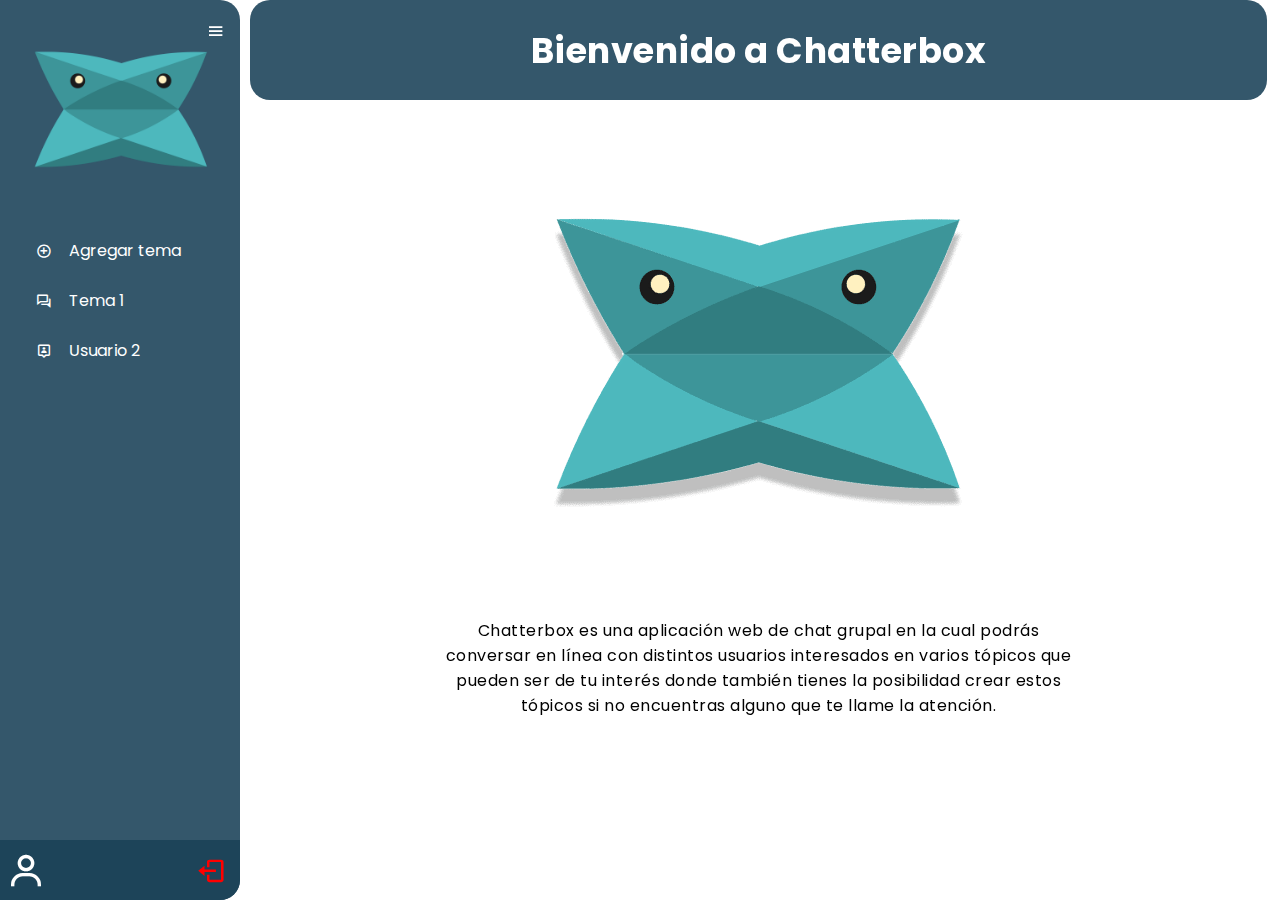
<file: src/main/resources/templates/chatterbox.html>
<!DOCTYPE html>
<html lang="en">
<head>
    <meta charset="UTF-8">
    <title>Chatterbox</title>
    <link rel="stylesheet" href="../static/css/sidebar_style.css">
    <link rel="stylesheet" href="../static/css/list.css">
    <link rel="stylesheet" href="../static/css/homepage_style.css">
    <link href="https://fonts.googleapis.com/css?family=Poppins:600&display=swap" rel="stylesheet">
    <!-- Boxicons CDB Link -->
    <link href='https://unpkg.com/boxicons@2.1.2/css/boxicons.min.css' rel='stylesheet'>
    <meta name="viewport" content="width=device-width, initial-scale=1.0">
</head>
<body>
    <div class="sidebar">
        <div class="logo_content">
            <a href="chatterbox.html">
                <div class="logo">
                    <img src="../static/img/chatterbox_logo.png" alt="chatterbox">
                </div>
            </a>

            <i class='bx bx-menu' id="btn"></i>
        </div>
        <ul class="nav_list">
            <li>
                <a href="list.html">
                    <i class='bx bx-plus-circle' ></i>
                    <span class="links_name">Agregar tema</span>
                </a>
                 <span class="tooltip"> Agregar tema</span>
            </li>
            <li>
                <a href="topic_chat.html">
                    <i class='bx bx-conversation' ></i>
                    <span class="links_name">Tema 1</span>
                </a>
                 <span class="tooltip"> Tema 1</span>
            </li>
            <li>
                <a href="private-chat.html">
                    <i class='bx bx-user-pin'></i>
                    <span class="links_name">Usuario 2</span>
                </a>
                 <span class="tooltip"> Usuario 2</span>
            </li>
        </ul>
        <div class="profile_content">
            <div class="profile">
                <div class="profile_details">
                    <div class="icon">
                        <i class='bx bx-user' ></i>
                    </div>
                    <div class="username">
                        <span id="result"></span>
                            <script>
                                document.getElementById("result").innerHTML=localStorage.getItem("textvalue");
                            </script>
                    </div>
                </div>
                <div class="log_out"><a href="index.html">
                    <i class='bx bx-log-out' id="log_out" ></i>
                </a>
                </div>
            </div>
        </div>
    </div>
    <div class="container">
        <div class="home-header">
            <div class="home-title">
                <h4>Bienvenido a Chatterbox</h4>
            </div>
        </div>
        <div class="home-content">
            <img class="center" src="../static/img/smaller_chatterbox_logo.png">
            <p>Chatterbox es una aplicación web de chat grupal en la cual podrás conversar en línea con distintos usuarios interesados en varios tópicos que pueden ser de tu interés donde también tienes la posibilidad crear estos tópicos si no encuentras alguno que te llame la atención.</p>
        </div>
    </div>

    <script>
        let btn=document.querySelector("#btn")
        let sidebar=document.querySelector(".sidebar")

        btn.onclick = function() {
            sidebar.classList.toggle("active");
        }
    </script>
</body>
</html>
</file>
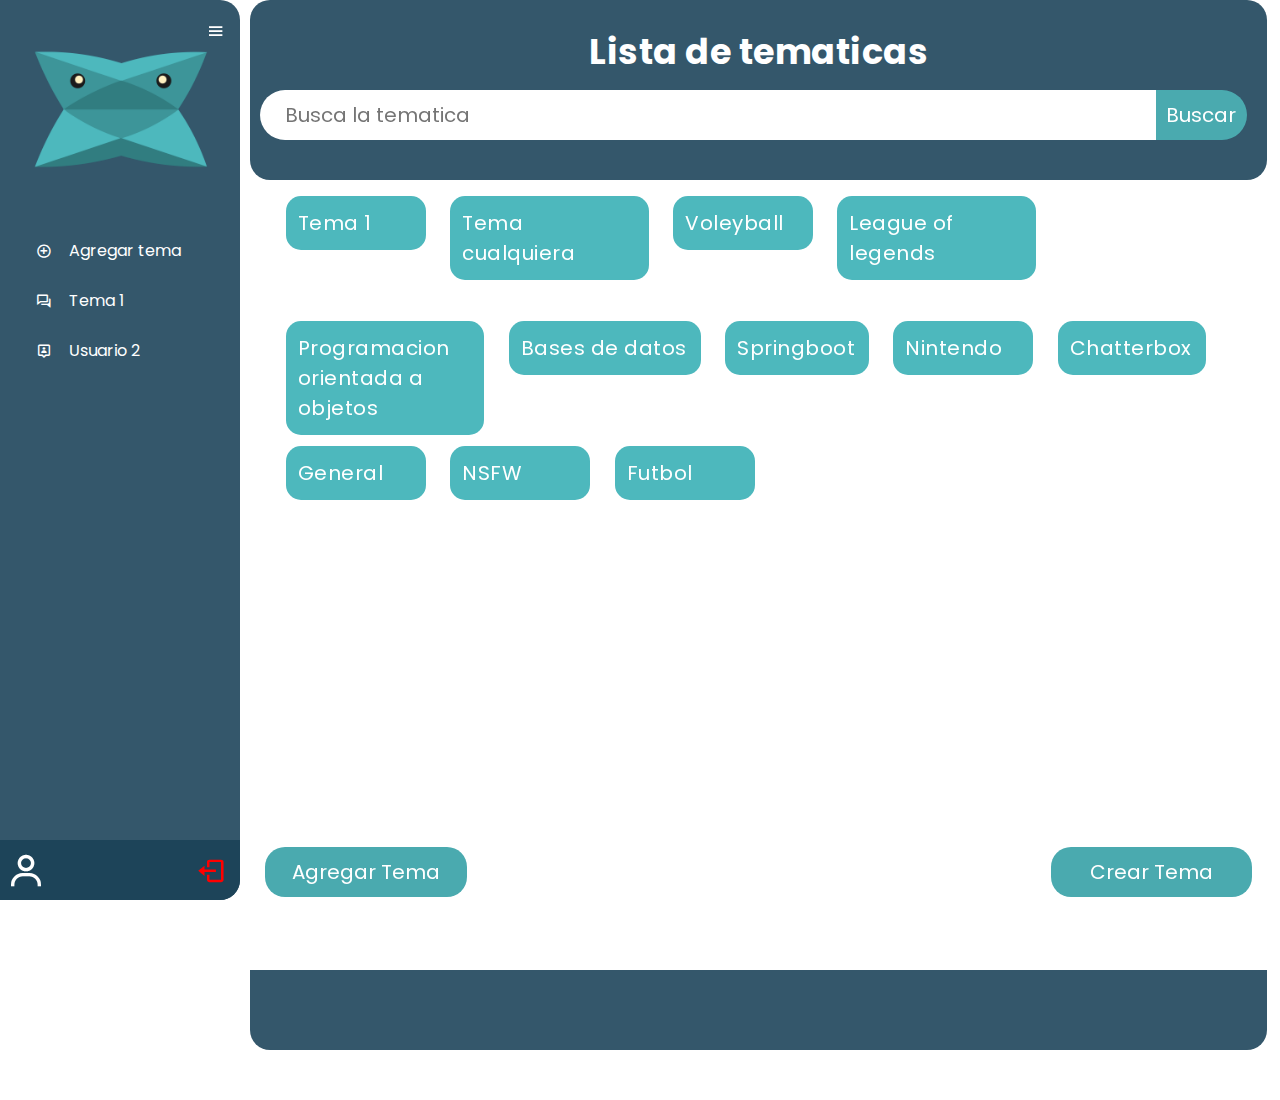
<file: src/main/resources/templates/list.html>
<!DOCTYPE html>
<html lang="en">
<head>
  <meta charset="UTF-8">
  <title>Chatterbox</title>
  <link rel="stylesheet" href="../static/css/sidebar_style.css">
  <link rel="stylesheet" href="../static/css/list.css">
  <!-- Boxicons CDB Link -->
  <link href='https://unpkg.com/boxicons@2.1.2/css/boxicons.min.css' rel='stylesheet'>
  <link href="https://fonts.googleapis.com/css?family=Poppins:600&display=swap" rel="stylesheet">
  <meta name="viewport" content="width=device-width, initial-scale=1.0">
</head>
<body>
<div class="sidebar">
  <div class="logo_content">
    <a href="chatterbox.html">
      <div class="logo">
        <img src="../static/img/chatterbox_logo.png" alt="chatterbox">
      </div>
    </a>

    <i class='bx bx-menu' id="btn"></i>
  </div>
  <ul class="nav_list">
    <li>
      <a href="list.html">
        <i class='bx bx-plus-circle' ></i>
        <span class="links_name">Agregar tema</span>
      </a>
      <span class="tooltip">Agregar tema</span>
    </li>
    <li>
      <a href="topic_chat.html">
        <i class='bx bx-conversation' ></i>
        <span class="links_name">Tema 1</span>
      </a>
      <span class="tooltip">Tema 1</span>
    </li>
    <li>
      <a href="private-chat.html">
        <i class='bx bx-user-pin'></i>
        <span class="links_name">Usuario 2</span>
      </a>
      <span class="tooltip">Usuario 2</span>
    </li>
  </ul>
  <div class="profile_content">
    <div class="profile">
      <div class="profile_details">
        <div class="icon">
          <i class='bx bx-user' ></i>
        </div>
        <div class="username">
          <span id="result"></span>
          <script>
            document.getElementById("result").innerHTML=localStorage.getItem("textvalue"); //local storage para traer el username
          </script>
        </div>
      </div>
      <div class="log_out">
        <a href="index.html">
        <i class='bx bx-log-out' id="log_out" ></i>
      </a>
      </div>
    </div>
  </div>
</div>
<div class="container">
  <div class ="msg-header">
    <div class="topic-title">
      <h4>
        Lista de tematicas
      </h4>
      <div class="box">
        <form>
          <input type="text" name="" placeholder="Busca la tematica">
          <input type="submit" name="" value="Buscar">
        </form>
      </div>
    </div>
  </div>

  <div class="chat-page">
    <div class="msg-inbox">
      <div class="chats">
        <div class="msg-page">

          <!---- TEMATICA ---->
          <div class="sent-msg">
            <a href="#">
            <div class="sent-msg-inbox">
              <p>Tema 1</p>
            </div>
            </a>
          </div>
          <!---- TEMATICA ---->
          <div class="sent-msg">
            <a href="#">
              <div class="sent-msg-inbox">
                <p>Tema cualquiera</p>
              </div>
            </a>
          </div>
          <!---- TEMATICA ---->
          <div class="sent-msg">
            <a href="#">
              <div class="sent-msg-inbox">
                <p>Voleyball</p>
              </div>
            </a>
          </div>
          <!---- TEMATICA ---->
          <div class="sent-msg">
            <a href="#">
              <div class="sent-msg-inbox">
                <p>League of legends</p>
              </div>
            </a>
          </div>
          <!---- TEMATICA ---->
          <div class="sent-msg">
            <a href="#">
              <div class="sent-msg-inbox">
                <p>Programacion orientada a objetos</p>
              </div>
            </a>
          </div>
          <!---- TEMATICA ---->
          <div class="sent-msg">
            <a href="#">
              <div class="sent-msg-inbox">
                <p>Bases de datos</p>
              </div>
            </a>
          </div>
          <!---- TEMATICA ---->
          <div class="sent-msg">
            <a href="#">
              <div class="sent-msg-inbox">
                <p>Springboot</p>
              </div>
            </a>
          </div>
          <!---- TEMATICA ---->
          <div class="sent-msg">
            <a href="#">
              <div class="sent-msg-inbox">
                <p>Nintendo</p>
              </div>
            </a>
          </div>
          <!---- TEMATICA ---->
          <div class="sent-msg">
            <a href="#">
              <div class="sent-msg-inbox">
                <p>Chatterbox</p>
              </div>
            </a>
          </div>
          <!---- TEMATICA ---->
          <div class="sent-msg">
            <a href="#">
              <div class="sent-msg-inbox">
                <p>General</p>
              </div>
            </a>
          </div>
          <!---- TEMATICA ---->
          <div class="sent-msg">
            <a href="#">
              <div class="sent-msg-inbox">
                <p>NSFW</p>
              </div>
            </a>
          </div>
          <!---- TEMATICA ---->
          <div class="sent-msg">
            <a href="#">
              <div class="sent-msg-inbox">
                <p>Futbol</p>
              </div>
            </a>
          </div>


        </div>
      </div>
    </div>
    <div class="btn-container">
      <div class="btn-box">
        <form>
          <a href="topic_chat.html">
          <input class="add" type="button" name="" value="Agregar Tema">
          </a>
          <a href="create_topic.html">
          <input class="create" type="button" name="" value="Crear Tema">
          </a>
        </form>
      </div>
    </div>


  </div>
</div>
<script>
  let btn=document.querySelector("#btn")
  let sidebar=document.querySelector(".sidebar")

  btn.onclick = function() {
    sidebar.classList.toggle("active");
  }
</script>
<script type="text/javascript" src="../static/js/main.js"></script>
</body>
</html>
</file>
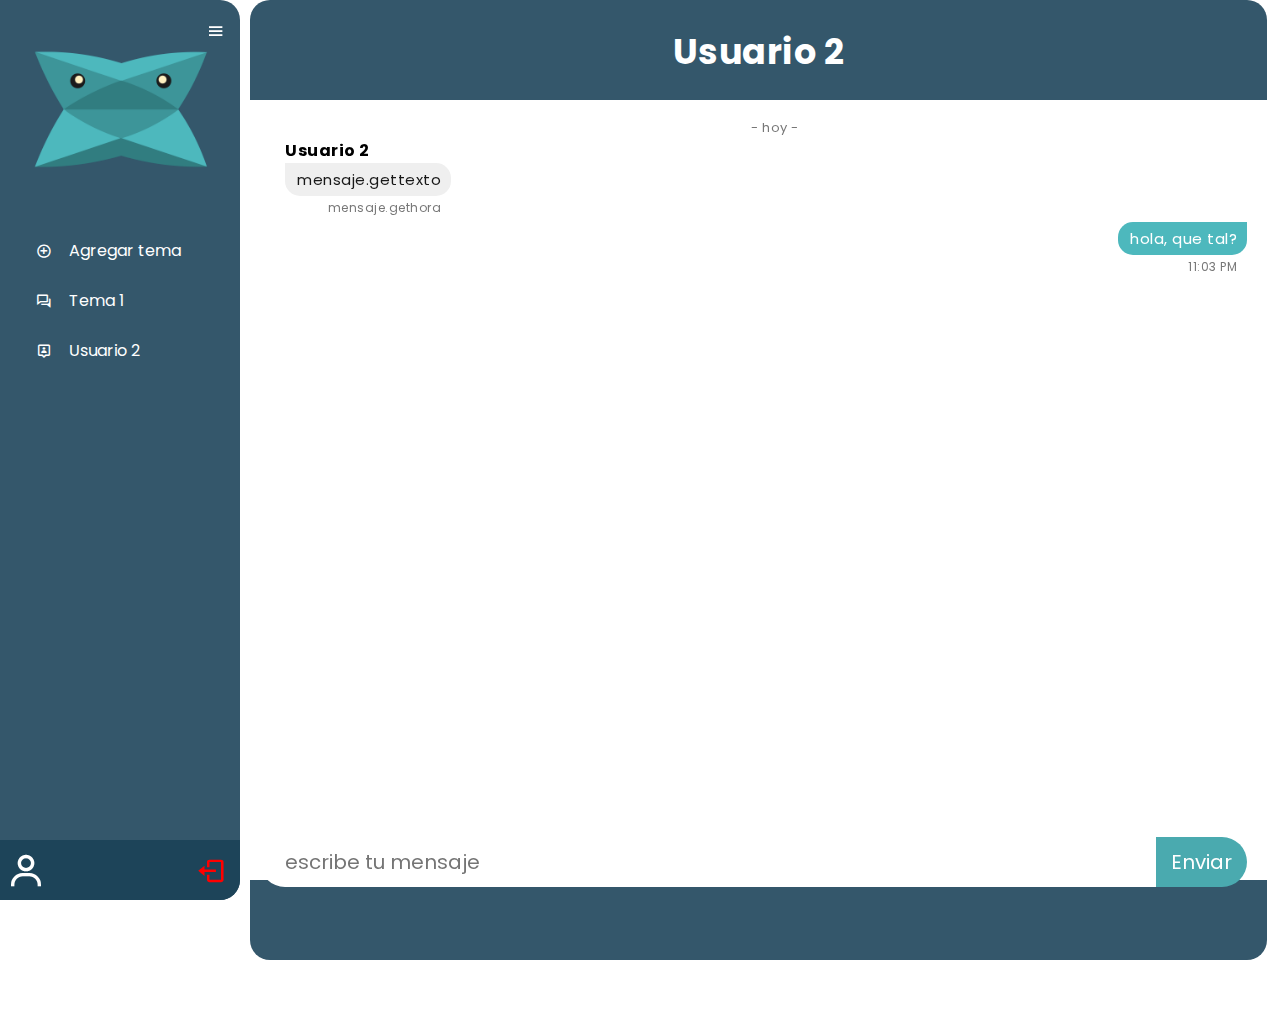
<file: src/main/resources/templates/private-chat.html>
<!DOCTYPE html>
<html lang="en">
<head>
    <meta charset="UTF-8">
    <title>Chatterbox</title>
    <link rel="stylesheet" href="../static/css/sidebar_style.css">
    <link rel="stylesheet" href="../static/css/chats.css">
    <!-- Boxicons CDB Link -->
    <link href='https://unpkg.com/boxicons@2.1.2/css/boxicons.min.css' rel='stylesheet'>
    <link href="https://fonts.googleapis.com/css?family=Poppins:600&display=swap" rel="stylesheet">
    <meta name="viewport" content="width=device-width, initial-scale=1.0">
</head>
<body>
<div class="sidebar">
    <div class="logo_content">
        <a href="chatterbox.html">
            <div class="logo">
                <img src="../static/img/chatterbox_logo.png" alt="chatterbox">
            </div>
        </a>

        <i class='bx bx-menu' id="btn"></i>
    </div>
    <ul class="nav_list">
        <li>
            <a href="list.html">
                <i class='bx bx-plus-circle' ></i>
                <span class="links_name">Agregar tema</span>
            </a>
            <span class="tooltip">Agregar tema</span>
        </li>
        <li>
            <a href="topic_chat.html">
                <i class='bx bx-conversation' ></i>
                <span class="links_name">Tema 1</span>
            </a>
            <span class="tooltip">Tema 1</span>
        </li>
        <li>
            <a href="private-chat.html">
                <i class='bx bx-user-pin'></i>
                <span class="links_name">Usuario 2</span>
            </a>
            <span class="tooltip">Usuario 2</span>
        </li>
    </ul>
    <div class="profile_content">
        <div class="profile">
            <div class="profile_details">
                <div class="icon">
                    <i class='bx bx-user' ></i>
                </div>
                <div class="username">
                    <span id="result"></span>
                    <script>
                        document.getElementById("result").innerHTML=localStorage.getItem("textvalue"); //local storage para traer el username
                    </script>
                </div>
            </div>
            <div class="log_out">
                <a href="index.html">
                    <i class='bx bx-log-out' id="log_out" ></i>
                </a>
            </div>
        </div>
    </div>
</div>
<div class="container">
    <div class ="msg-header">
        <div class="topic-title">
            <h4>
                Usuario 2
            </h4>
        </div>
    </div>

    <div class="chat-page">
        <div class="msg-inbox">
            <div class="chats">
                <div class="msg-page">


                    <!--- FECHA --->
                    <div class="date-time">
                        <div class="date-time-text">
                            <p>- hoy -</p>
                        </div>
                    </div>


                    <!---- MENSAJE RECIBIDO ---->

                    <div class="received-msg">
                        <a href="#">Usuario 2</a>
                        <div class="received-msg-inbox">
                            <p>mensaje.gettexto</p>
                            <span class="time">mensaje.gethora</span>
                        </div>
                    </div>


                    <!---- MENSAJE ENVIADO ---->

                    <div class="sent-msg">
                        <div class="sent-msg-inbox">
                            <p>hola, que tal?</p>
                            <span class="time">11:03 PM</span>
                        </div>
                    </div>


                </div>
            </div>
        </div>
        <div class="input-container">
            <div class="box">
                <form>
                    <input type="text" name="" placeholder="escribe tu mensaje">
                    <input type="submit" name="" value="Enviar">
                </form>
            </div>
        </div>



    </div>
</div>
<script>
    let btn=document.querySelector("#btn")
    let sidebar=document.querySelector(".sidebar")

    btn.onclick = function() {
        sidebar.classList.toggle("active");
    }
</script>
<script type="text/javascript" src="../static/js/main.js"></script>
</body>
</html>
</file>
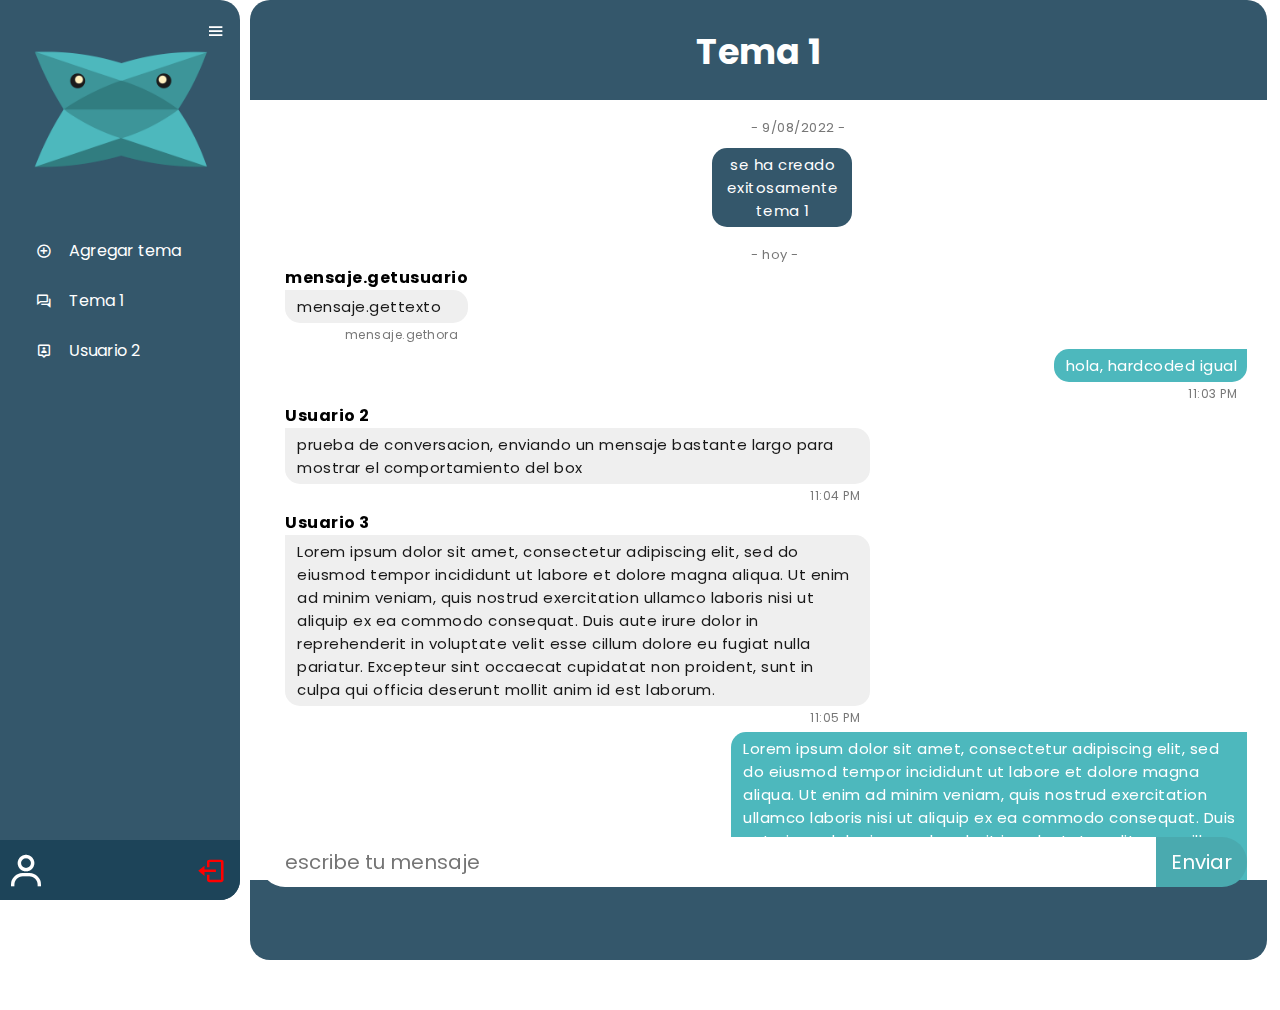
<file: src/main/resources/templates/topic_chat.html>
<!DOCTYPE html>
<html lang="en">
<head>
    <meta charset="UTF-8">
    <title>Chatterbox</title>
    <link rel="stylesheet" href="../static/css/sidebar_style.css">
    <link rel="stylesheet" href="../static/css/chats.css">
    <!-- Boxicons CDB Link -->
    <link href='https://unpkg.com/boxicons@2.1.2/css/boxicons.min.css' rel='stylesheet'>
    <link href="https://fonts.googleapis.com/css?family=Poppins:600&display=swap" rel="stylesheet">
    <meta name="viewport" content="width=device-width, initial-scale=1.0">
</head>
<body>
<div class="sidebar">
    <div class="logo_content">
        <a href="chatterbox.html">
            <div class="logo">
                <img src="../static/img/chatterbox_logo.png" alt="chatterbox">
            </div>
        </a>

        <i class='bx bx-menu' id="btn"></i>
    </div>
    <ul class="nav_list">
        <li>
            <a href="list.html">
                <i class='bx bx-plus-circle' ></i>
                <span class="links_name">Agregar tema</span>
            </a>
            <span class="tooltip">Agregar tema</span>
        </li>
        <li>
            <a href="topic_chat.html">
                <i class='bx bx-conversation' ></i>
                <span class="links_name">Tema 1</span>
            </a>
            <span class="tooltip">Tema 1</span>
        </li>
        <li>
            <a href="private-chat.html">
                <i class='bx bx-user-pin'></i>
                <span class="links_name">Usuario 2</span>
            </a>
            <span class="tooltip">Usuario 2</span>
        </li>
    </ul>
    <div class="profile_content">
        <div class="profile">
            <div class="profile_details">
                <div class="icon">
                    <i class='bx bx-user' ></i>
                </div>
                <div class="username">
                    <span id="result"></span>
                    <script>
                        document.getElementById("result").innerHTML=localStorage.getItem("textvalue"); //local storage para traer el username
                    </script>
                </div>
            </div>
            <div class="log_out">
                <a href="index.html">
                    <i class='bx bx-log-out' id="log_out" ></i>
                </a>
            </div>
        </div>
    </div>
</div>
<div class="container">
    <div class ="msg-header">
        <div class="topic-title">
            <h4>
                Tema 1
            </h4>
        </div>
    </div>

    <div class="chat-page">
        <div class="msg-inbox">
            <div class="chats">
                <div class="msg-page">

                    <div class="date-time">
                        <div class="date-time-text">
                            <p>- 9/08/2022 -</p>
                        </div>
                    </div>

                    <!----- ANUNCIO ----->
                    <div class="announcement">
                        <div class="annoucement-text">
                            <p>se ha creado exitosamente
                            tema 1</p>
                        </div>
                    </div>

                    <!--- FECHA --->
                    <div class="date-time">
                        <div class="date-time-text">
                            <p>- hoy -</p>
                        </div>
                    </div>


                    <!---- MENSAJE RECIBIDO ---->

                    <div class="received-msg">
                        <a href="#">mensaje.getusuario</a>
                        <div class="received-msg-inbox">
                            <p>mensaje.gettexto</p>
                            <span class="time">mensaje.gethora</span>
                        </div>
                    </div>


                    <!---- MENSAJE ENVIADO ---->

                    <div class="sent-msg">
                        <div class="sent-msg-inbox">
                            <p>hola, hardcoded igual</p>
                            <span class="time">11:03 PM</span>
                        </div>
                    </div>


                    <!---- MENSAJE RECIBIDO ---->

                    <div class="received-msg">
                        <a href="private-chat.html">Usuario 2</a>
                        <div class="received-msg-inbox">
                            <p>prueba de conversacion, enviando un mensaje bastante largo para mostrar el comportamiento del box</p>
                            <span class="time">11:04 PM</span>
                        </div>
                    </div>

                    <!---- MENSAJE RECIBIDO ---->

                        <div class="received-msg">
                            <a href="#">Usuario 3</a>
                            <div class="received-msg-inbox">
                             <p>Lorem ipsum dolor sit amet, consectetur adipiscing elit,
                                sed do eiusmod tempor incididunt ut labore et dolore magna aliqua.
                                Ut enim ad minim veniam, quis nostrud exercitation ullamco laboris nisi
                                ut aliquip ex ea commodo consequat. Duis aute irure dolor in reprehenderit
                                in voluptate velit esse cillum dolore eu fugiat nulla pariatur. Excepteur
                                sint occaecat cupidatat non proident, sunt in culpa qui officia deserunt
                                mollit anim id est laborum.</p>
                            <span class="time">11:05 PM</span>
                         </div>
                        </div>

                    <!---- MENSAJE ENVIADO ---->

                    <div class="sent-msg">
                        <div class="sent-msg-inbox">
                            <p>Lorem ipsum dolor sit amet, consectetur adipiscing elit,
                                sed do eiusmod tempor incididunt ut labore et dolore magna aliqua.
                                Ut enim ad minim veniam, quis nostrud exercitation ullamco laboris nisi
                                ut aliquip ex ea commodo consequat. Duis aute irure dolor in reprehenderit
                                in voluptate velit esse cillum dolore eu fugiat nulla pariatur. Excepteur
                                sint occaecat cupidatat non proident, sunt in culpa qui officia deserunt
                                mollit anim id est laborum.</p>
                            <span class="time">11:06 PM</span>
                        </div>
                    </div>



                    <!---- MENSAJE RECIBIDO ---->

                    <div class="received-msg">
                        <a href="private-chat.html">Usuario 2</a>
                        <div class="received-msg-inbox">
                            <p>Lorem ipsum dolor sit amet, consectetur adipiscing elit,
                                sed do eiusmod tempor incididunt ut labore et dolore magna aliqua.
                                Ut enim ad minim veniam, quis nostrud exercitation ullamco laboris nisi
                                ut aliquip ex ea commodo consequat. Duis aute irure dolor in reprehenderit
                                in voluptate velit esse cillum dolore eu fugiat nulla pariatur. Excepteur
                                sint occaecat cupidatat non proident, sunt in culpa qui officia deserunt
                                mollit anim id est laborum.</p>
                            <span class="time">11:07 PM</span>
                        </div>
                    </div>



                    <!---- MENSAJE ENVIADO ---->

                    <div class="sent-msg">
                        <div class="sent-msg-inbox">
                            <p>Lorem ipsum dolor sit amet, consectetur adipiscing elit,
                                sed do eiusmod tempor incididunt ut labore et dolore magna aliqua.
                                Ut enim ad minim veniam, quis nostrud exercitation ullamco laboris nisi
                                ut aliquip ex ea commodo consequat. Duis aute irure dolor in reprehenderit
                                in voluptate velit esse cillum dolore eu fugiat nulla pariatur. Excepteur
                                sint occaecat cupidatat non proident, sunt in culpa qui officia deserunt
                                mollit anim id est laborum.</p>
                            <span class="time">11:07 PM</span>
                        </div>
                    </div>



                    <!---- MENSAJE RECIBIDO ---->

                    <div class="received-msg">
                        <a href="private-chat.html">Usuario 2</a>
                        <div class="received-msg-inbox">
                            <p>Lorem ipsum dolor sit amet, consectetur adipiscing elit,
                                sed do eiusmod tempor incididunt ut labore et dolore magna aliqua.
                                Ut enim ad minim veniam, quis nostrud exercitation ullamco laboris nisi
                                ut aliquip ex ea commodo consequat. Duis aute irure dolor in reprehenderit
                                in voluptate velit esse cillum dolore eu fugiat nulla pariatur. Excepteur
                                sint occaecat cupidatat non proident, sunt in culpa qui officia deserunt
                                mollit anim id est laborum.Lorem ipsum dolor sit amet, consectetur adipiscing elit,
                                sed do eiusmod tempor incididunt ut labore et dolore magna aliqua.
                                Ut enim ad minim veniam, quis nostrud exercitation ullamco laboris nisi
                                ut aliquip ex ea commodo consequat. Duis aute irure dolor in reprehenderit
                                in voluptate velit esse cillum dolore eu fugiat nulla pariatur. Excepteur
                                sint occaecat cupidatat non proident, sunt in culpa qui officia deserunt
                                mollit anim id est laborum.</p>
                            <span class="time">11:09 PM</span>
                        </div>
                    </div>



                    <!---- MENSAJE ENVIADO ---->

                    <div class="sent-msg">
                        <div class="sent-msg-inbox">
                            <p>fin de la demostracion</p>
                            <span class="time">11:10 PM</span>
                        </div>
                    </div>


                </div>
            </div>
        </div>
        <div class="input-container">
        <div class="box">
            <form>
                <input type="text" name="" placeholder="escribe tu mensaje">
                <input type="submit" name="" value="Enviar">
            </form>
        </div>
        </div>



    </div>
</div>
<script>
    let btn=document.querySelector("#btn")
    let sidebar=document.querySelector(".sidebar")

    btn.onclick = function() {
        sidebar.classList.toggle("active");
    }
</script>
<script type="text/javascript" src="../static/js/main.js"></script>
</body>
</html>
</file>
<file: src/main/resources/static/css/sidebar_style.css>
*{
    margin: 0;
    padding: 0;
    box-sizing: border-box;
    font-family: 'Poppins', sans-serif;
}
body{
    position: relative;
    min-height: 100vh;
    width: 100%;
    overflow: hidden;
}
.sidebar{
    position: fixed;
    top: 0;
    left: 0;
    height: 100%;
    width: 240px;
    background: #34576B;
    padding: 6px 14px;
    transition: all 0.5s ease;
    border-radius: 0px 20px 20px 0px;
}
.sidebar.active{
    width: 78px;
}
.sidebar .logo_content .logo{
    color: #fff;
    display: flex;
    height: 200px;
    width: 100%;
    pointer-events: none;
    transform: translateX(100%);
    opacity: 1;
    align-items: center;
    transition: all 0.4s ease;
}
.sidebar .logo_content img{
    height: 210px;
    width: auto;
    transform: translateX(-100%);
}
.sidebar.active .logo_content .logo{
    opacity: 0;
}
.logo_content .logo_name{
    display: flex;
    font-size: 20px;
    font-weight: 400;
    color: #fff;
    opacity: 1;
    transform: translateX(25%);
}
.sidebar.active .logo_content .logo_name{
    opacity: 0;
}
.sidebar #btn{
    position: absolute;
    color: #fff;
    left: 90%;
    top: 6px;
    font-size: 20px;
    height: 50px;
    width: 50px;
    text-align: center;
    line-height: 50px;
    transform: translateX(-50%);
    transition: all 0.4s ease;
}
.sidebar.active #btn{
    left: 56%;
}
.sidebar #btn:hover {
    color: gray;
}
.sidebar ul{
    margin-top: 20px;
    transform: translateY(0%);
    transition: all 0.4s ease;
}
.sidebar.active ul{
    transform: translateY(-100%);
}
.sidebar ul li{
    position: relative;
    height: 50px;
    width: 100%;
    margin: 0 5px;
    list-style: none;
    line-height: 50px;

}
.sidebar .links_name{
    opacity: 1;
    pointer-events: auto;
    transition: all 0.5s ease;
}
.sidebar.active .links_name{
    opacity: 0;
    pointer-events: none;
}
.sidebar ul li .tooltip{
    position: absolute;
    left: 122px;
    top: 0;
    transform: translate(-50%,-50%);
    border-radius: 6px;
    height: 35px;
    width: 122px;
    background: #fff;
    line-height:35px;
    text-align: center;
    box-shadow: 0 5px 10px rgba(0,0,0,0.2);
    transition: 0s;
    opacity: 0;
    pointer-events: none;
    display: none;
    font-family: 'Poppins', sans-serif;
}
.sidebar.active ul li .tooltip{
    display: flex;
}
.sidebar ul li:hover .tooltip{
    transition: all 0.5s ease;
    opacity: 1;
    top: 50%;
}
.sidebar ul li a{
    color: #fff;
    display: flex;
    align-items: center;
    text-decoration: none;
    transition: all 0.4s ease;
    border-radius: 12px;
    white-space: nowrap;
}
.sidebar ul li a:hover{
    color: #fff;
    background-color: #1D4459;
}
.sidebar ul li a i{
    height: 50px;
    min-width: 50px;
    border-radius: 12px;
    line-height: 50px;
    text-align: center;
}
.sidebar .profile_content{
    position: absolute;
    color: #fff;
    bottom: 0;
    left: 0;
    width: 100%;

}
.sidebar .profile_content .profile{
    position: relative;
    padding: 12px 6px;
    height: 60px;
    background-color:#1D4459;
    transition: all 0.4s ease;
    border-radius: 0px 0px 20px 0px;
}
.sidebar.active .profile_content .profile{
    background: none;

}
.sidebar .profile_content .profile .profile_details{
    display: flex;
    align-items: center;
    opacity:1;
    pointer-events:auto;
    white-space: nowrap;
    transform: translateX(-0%);
}
.sidebar.active .profile .profile_details{
    opacity:0;
    pointer-events:none;
    transition: all 0.4s ease;
    transform: translateX(-100%);
}
.profile .profile_details .icon i{
    font-size: 40px;
    height: 40px;
    width: 45px;
    object-fit: cover;
    border-radius: 12px;
}
.profile .profile_details .username{
    margin-bottom: 0px;
    font-size: 25px;
    font-weight: 400;
    color: #fff;
}
.profile #log_out{
    color: Red;
    position: absolute;
    left: 88%;
    bottom: 6px;
    transform: translateX(-50%);
    min-width: 45px;
    line-height: 45px;
    font-size: 30px;
    border-radius: 12px;
    text-align: center;
    transition: all 0.4s ease;
    background:none;
}
.profile #log_out:hover{
    color: #8d000d;
}
.sidebar.active .profile #log_out{
    left: 50%;
}
.container{
    position:absolute;
    height:100%;
    width:calc(100% - 250px);
    left:250px;
    transition: all 0.5s ease;
}
.sidebar.active ~ .container{
    width:calc(100% - 90px);
    left:90px;
}
.home_content{
    position:absolute;
    height:100%;
    width:calc(100% - 250px);
    left:250px;
    transition: all 0.5s ease;
}
.sidebar.active ~ .home_content{
    width:calc(100% - 90px);
    left:90px;
}
</file>
<file: src/main/resources/static/css/list.css>
.container{
    max-width:calc(99% - 250px);
    margin: auto;
    margin-top: 0%;
    font-family: 'Open Sans', sans-serif;
    letter-spacing: 0.5px;
}
.sidebar.active ~ .container{
    max-width:calc(99% - 90px);
    left:90px;
}
.msg-header{
    border: 1px;
    width: 100%;
    height: 20%;
    min-height: 20%;
    border-bottom: none;
    display: inline-block;
    background-color: #34576B;
    border-radius: 20px;
}
.msg-header .topic-title{
    width: 100%;
    position: center;
    margin-top: 25px ;
}
.topic-title h4{
    text-align: center;
    font-size: 35px;
    font-weight: bold;
    color: #fff;

}
.chat-page{
    padding: 0 0 50px 0;
}
.msg-inbox{
    overflow: hidden;
    padding-bottom: 0px;
}
.chats{
    padding: 0px 15px 0 25px;
}
.msg-page{
    height: 790px;
    width:calc(100% + 15px);
    overflow-y: auto;
    overflow-x: hidden;
    scrollbar-face-color: #8d000d;
}

.msg-page::-webkit-scrollbar {
    width: 8px;
    background: #2a393b;
}

.msg-page::-webkit-scrollbar-thumb {
    background: #4aaaaf;
}


.sent-msg{
    display: inline-block;
    padding:5px 0 0 0 ;
    vertical-align: top;
    max-width: 20%;
    max-height: 10%;
    min-width: 140px;
    min-height: 100px;
    width: fit-content;
    margin: 1%;
    margin-bottom: 15px;
}
.sent-msg a{
    text-decoration: none;
}

.sent-msg-inbox{
    width: 100%;
    background: #4DB8BD none repeat scroll 0 0;
    border-radius:15px;
    color: #fff;
    font-size: 20px;
    margin: 1px;
    padding: 12px;
    transition: 0.5s;

}
.sent-msg-inbox:hover{
    background: #00c4ff
}
.sent-msg-inbox:target{
    background: #ffea00
}





.input-container{
    border: 1px;
    width: 100%;
    height: 10%;
    min-height: 80px;
    min-width: 300px;
    border-bottom: none;
    background-color: #34576B;
    border-radius: 0px 0px 20px 20px;
}
.box{
    position: absolute;
    top: 10%;
    left: 1%;
    width: 99%;
}

input{
    position: relative;
    display: inline-block;
    font-size: 20px;
    box-sizing: border-box;
    transition: 0.5s;

}
input[type="text"]{
    background: #fff;
    width: 89%;
    min-width: 10%;
    height: 50px;
    border: none;
    padding: 0 25px;
    border-radius: 25px 0 0 25px;
}
.sidebar.active ~ input[type="text"]{
    width:calc(100% - 90px);
    left:90px;
}
input[type="text"]:focus{
    outline: none;
}
input[type="button"]{
    position: relative;
    left: -5px;
    border-radius: 0px 25px 25px 0px;
    width: 9%;
    height: 50px;
    border: none;
    outline: none;
    cursor: pointer;
    background: #4AAAAFFF;
    color: #fff;
}
input[type="button"]:hover{
    background: #00c4ff;
}input[type="submit"]{
     position: relative;
     left: -5px;
     border-radius: 0px 25px 25px 0px;
     width: 9%;
     height: 50px;
     border: none;
     outline: none;
     cursor: pointer;
     background: #4AAAAFFF;
     color: #fff;
 }
input[type="submit"]:hover{
    background: #00c4ff;
}




.btn-container{
    border: 1px;
    width: 100%;
    height: 10%;
    min-height: 80px;
    min-width: 300px;
    border-bottom: none;
    background-color: #34576B;
    border-radius: 0px 0px 20px 20px;
}
.btn-box{
    position: absolute;
    top: 93%;
    left: 1%;
    width: 99%;
}

.btn-box input{
    position: relative;
    display: inline-block;
    font-size: 20px;
    box-sizing: border-box;
    transition: 0.5s;

}

.btn-box .add{
    float: left;
    border-radius: 20px;
    min-width: 150px;
    width: 20%;
    min-height: 50px;
    height: 50px;
    margin: 10px;
    position: relative;
    border: none;
    outline: none;
    cursor: pointer;
    background: #4AAAAFFF;
    color: #fff;
}
.btn-box .create{
    float: right;
    border-radius: 20px;
    min-width: 150px;
    width: 20%;
    min-height: 50px;
    height: 50px;
    margin: 10px;
    position: relative;
    border: none;
    outline: none;
    cursor: pointer;
    background: #4AAAAFFF;
    color: #fff;
}
.btn-box input[type="submit"]:hover{
    background: #00c4ff;
}
</file>
<file: src/main/resources/static/css/homepage_style.css>
body{
    overflow: auto;
}
.container{
    max-width:calc(99% - 250px);
    margin: auto;
    margin-top: 0%;
    font-family: 'Poppins', sans-serif;
    letter-spacing: 0.5px;
}
.sidebar.active ~ .container{
    max-width:calc(99% - 90px);
    left:90px;
}
.home-header{
    border: 1px;
    width: 100%;
    height: 10%;
    min-height: 100px;
    border-bottom: none;
    display: inline-block;
    background-color: #34576B;
    border-radius: 20px;
}
.home-title h4{
    margin-top: 1.5rem;
    text-align: center;
    font-size: 35px;
    font-weight: bold;
    color: #fff;

}
.home-content{
    margin-left: 12rem;
    margin-right: 12rem;
    text-align: center;
}
</file>
<file: src/main/resources/static/css/chats.css>
.container{
    max-width:calc(99% - 250px);
    margin: auto;
    margin-top: 0%;
    font-family: 'Open Sans', sans-serif;
    letter-spacing: 0.5px;
}
.sidebar.active ~ .container{
    max-width:calc(99% - 90px);
    left:90px;
}
.msg-header{
    border: 1px;
    width: 100%;
    height: 10%;
    min-height: 100px;
    border-bottom: none;
    display: inline-block;
    background-color: #34576B;
    border-radius: 20px 20px 0px 0px;
}
.msg-header .topic-title{
    width: 100%;
    position: center;
    margin-top: 25px ;
}
.topic-title h4{
    text-align: center;
    font-size: 35px;
    font-weight: bold;
    color: #fff;

}
.chat-page{
    padding: 0 0 50px 0;
}
.msg-inbox{
    overflow: hidden;
    padding-bottom: 0px;
}
.chats{
    padding: 0px 15px 0 25px;
}
.msg-page{
    height: 780px;
    width:calc(100% + 15px);
    overflow-y: auto;
    overflow-x: hidden;
    scrollbar-face-color: #8d000d;
}

.msg-page::-webkit-scrollbar {
    width: 8px;
    background: #2a393b;
}

.msg-page::-webkit-scrollbar-thumb {
    background: #4aaaaf;
}
.received-msg{
    display: inline-block;
    padding: 0 0 0 10px;
    vertical-align: top;
    min-width: 5%;
    max-width: 60%;
    width: fit-content;
    float: left;
    margin-right: 40%;
    margin-bottom: 5px;
}
.received-msg-inbox{
    width: 100%;
    background: #efefef none repeat scroll 0 0;
    border-radius:0px 15px 15px 15px;
    color: #181818;
    font-size: 15px;
    padding: 5px 10px 5px 12px;
}
.received-msg a{
    color: #000000;
    font-size: 16px;
    font-weight: bold;
    margin: 8px 0 0;
    text-decoration: none;
}
.received-msg-inbox .time{
    float: right;
    color: #777;
    display: block;
    font-size: 12px;
    margin: 8px 0 0;
}


.sent-msg{
    display: inline-block;
    padding: 0 0 0 10px;
    vertical-align: top;
    min-width: 5%;
    max-width: 60%;
    width: fit-content;
    float: right;
    margin-left: 45%;
    margin-right: 20px;
}
.sent-msg-inbox{
    width: 100%;
    background: #4DB8BD none repeat scroll 0 0;
    border-radius:15px 0px 15px 15px;
    color: #fff;
    font-size: 15px;
    margin: 0;
    padding: 5px 10px 5px 12px;
}
.sent-msg-inbox .time{
    float: right;
    color: #777;
    display: block;
    font-size: 12px;
    margin: 8px 0 0;
}
.announcement{
    text-align: center;
    display: inline-block;
    padding: 0 0 0 10px;
    vertical-align: top;
    min-width: 150px;
    max-width: 14%;
    width: fit-content;
    margin-left: 43%;
    margin-right: 40%;
    margin-top: 10px;
    overflow-x: hidden;
}

.annoucement-text{
    background: #34576B none repeat scroll 0 0;
    border-radius:15px;
    color: #fff;
    font-size: 15px;
    margin: 0;
    padding: 5px 10px 5px 12px;
}

.date-time{
    text-align: center;
    display: inline-block;
    padding: 0 0 0 10px;
    vertical-align: top;
    min-width: 5%;
    max-width: 14%;
    width: fit-content;
    margin-left: 47%;
    margin-right: 40%;
    margin-top: 10px;
    overflow-x: hidden;
}
.date-time-text{
    color: #777;
    display: block;
    font-size: 13px;
    margin: 8px 0 0;
}
.input-container{
    border: 1px;
    width: 100%;
    height: 10%;
    min-height: 80px;
    min-width: 300px;
    border-bottom: none;
    background-color: #34576B;
    border-radius: 0px 0px 20px 20px;
}
.box{
    position: absolute;
    top: 93%;
    left: 1%;
    width: 99%;
}

input{
    position: relative;
    display: inline-block;
    font-size: 20px;
    box-sizing: border-box;
    transition: 0.5s;

}
input[type="text"]{
    background: #fff;
    width: 89%;
    min-width: 10%;
    height: 50px;
    border: none;
    padding: 0 25px;
    border-radius: 25px 0 0 25px;
}
.sidebar.active ~ input[type="text"]{
    width:calc(100% - 90px);
    left:90px;
}
input[type="text"]:focus{
    outline: none;
}
input[type="submit"]{
    position: relative;
    left: -5px;
    border-radius: 0px 25px 25px 0px;
    width: 9%;
    height: 50px;
    border: none;
    outline: none;
    cursor: pointer;
    background: #4AAAAFFF;
    color: #fff;
}
input[type="submit"]:hover{
    background: #00c4ff;
}
</file>
